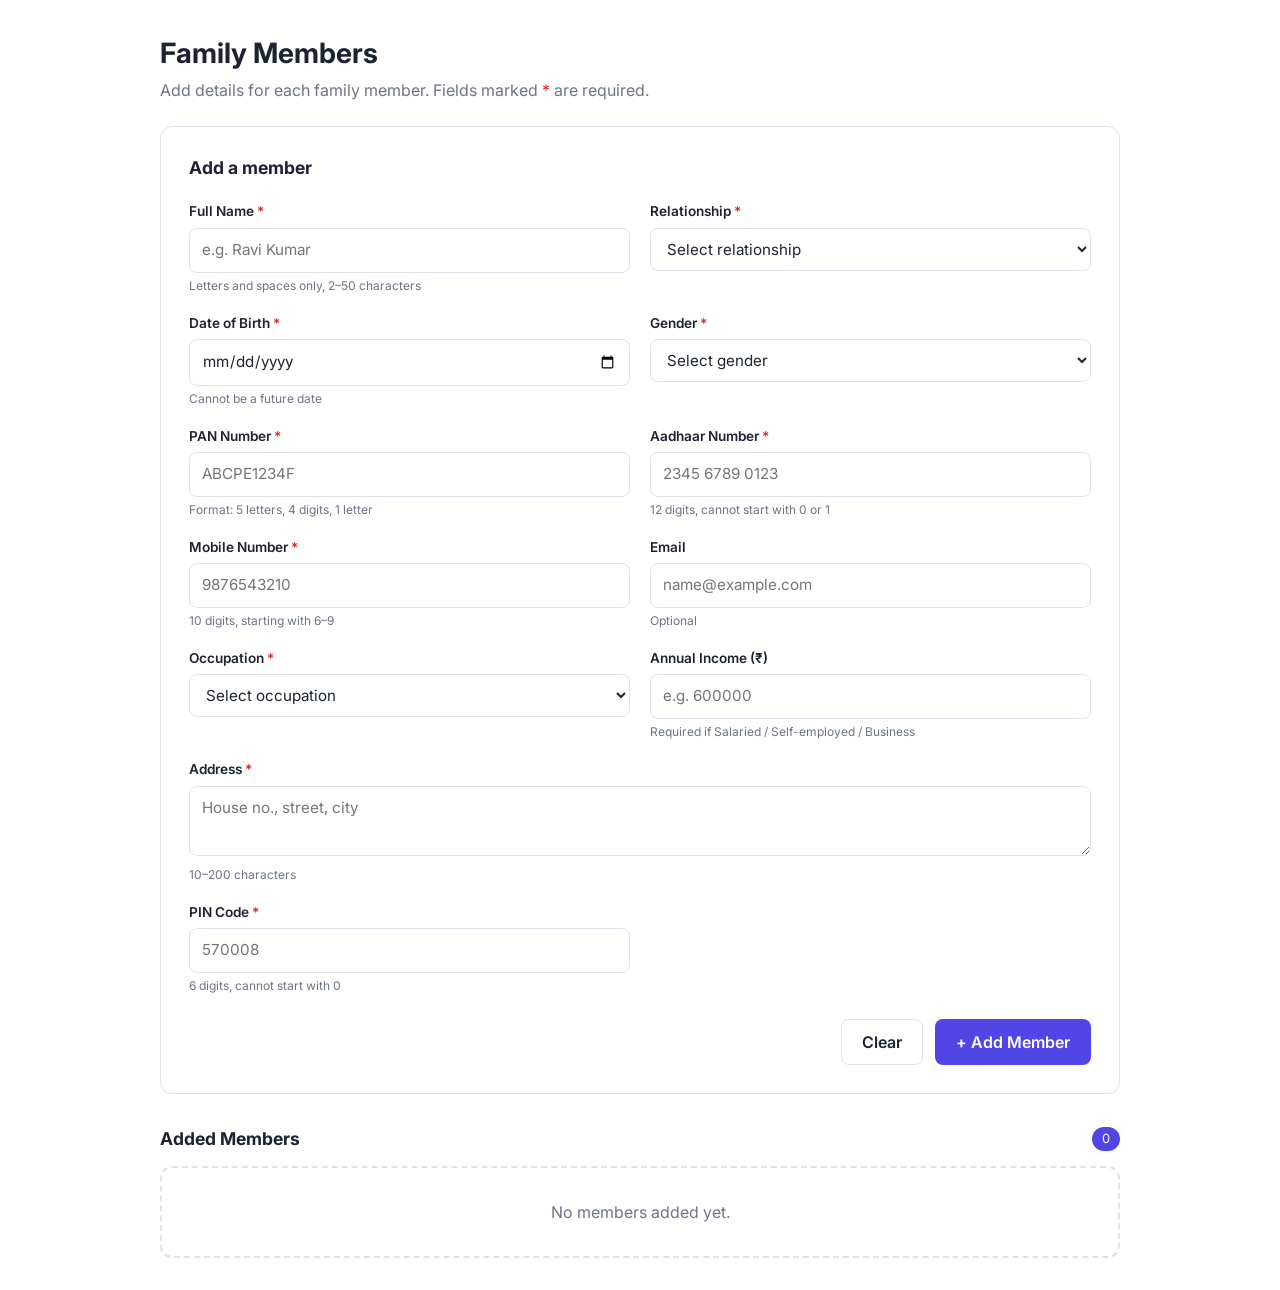
<file: index.html>
<!DOCTYPE html>
<html lang="en">
<head>
<meta charset="UTF-8" />
<meta name="viewport" content="width=device-width, initial-scale=1.0" />
<title>Family Members</title>
<link href="https://fonts.googleapis.com/css2?family=Inter:wght@400;500;600;700&display=swap" rel="stylesheet" />
<link rel="stylesheet" href="style.css" />
<script src="script.js" defer></script>
</head>
<body>
<div class="container">
  <header>
    <h1>Family Members</h1>
    <p>Add details for each family member. Fields marked <span class="req">*</span> are required.</p>
  </header>

  <form id="memberForm" class="card" novalidate>
    <h2>Add a member</h2>
    <div class="grid">
      <div class="field">
        <label for="name">Full Name <span class="req">*</span></label>
        <input id="name" type="text" maxlength="50" placeholder="e.g. Ravi Kumar" />
        <p class="hint">Letters and spaces only, 2–50 characters</p>
        <p class="error-msg"></p>
      </div>

      <div class="field">
        <label for="relation">Relationship <span class="req">*</span></label>
        <select id="relation">
          <option value="">Select relationship</option>
          <option>Self</option><option>Spouse</option><option>Father</option>
          <option>Mother</option><option>Son</option><option>Daughter</option>
          <option>Brother</option><option>Sister</option><option>Other</option>
        </select>
        <p class="error-msg"></p>
      </div>

      <div class="field">
        <label for="dob">Date of Birth <span class="req">*</span></label>
        <input id="dob" type="date" />
        <p class="hint">Cannot be a future date</p>
        <p class="error-msg"></p>
      </div>

      <div class="field">
        <label for="gender">Gender <span class="req">*</span></label>
        <select id="gender">
          <option value="">Select gender</option>
          <option>Male</option><option>Female</option><option>Other</option>
        </select>
        <p class="error-msg"></p>
      </div>

      <div class="field">
        <label for="pan">PAN Number <span class="req">*</span></label>
        <input id="pan" type="text" maxlength="10" placeholder="ABCPE1234F" />
        <p class="hint">Format: 5 letters, 4 digits, 1 letter</p>
        <p class="error-msg"></p>
      </div>

      <div class="field">
        <label for="aadhaar">Aadhaar Number <span class="req">*</span></label>
        <input id="aadhaar" type="text" inputmode="numeric" maxlength="14" placeholder="2345 6789 0123" />
        <p class="hint">12 digits, cannot start with 0 or 1</p>
        <p class="error-msg"></p>
      </div>

      <div class="field">
        <label for="mobile">Mobile Number <span class="req">*</span></label>
        <input id="mobile" type="tel" inputmode="numeric" maxlength="10" placeholder="9876543210" />
        <p class="hint">10 digits, starting with 6–9</p>
        <p class="error-msg"></p>
      </div>

      <div class="field">
        <label for="email">Email</label>
        <input id="email" type="email" placeholder="name@example.com" />
        <p class="hint">Optional</p>
        <p class="error-msg"></p>
      </div>

      <div class="field">
        <label for="occupation">Occupation <span class="req">*</span></label>
        <select id="occupation">
          <option value="">Select occupation</option>
          <option>Salaried</option><option>Self-employed</option><option>Business</option>
          <option>Student</option><option>Homemaker</option><option>Retired</option>
          <option>Unemployed</option>
        </select>
        <p class="error-msg"></p>
      </div>

      <div class="field">
        <label for="income">Annual Income (₹)</label>
        <input id="income" type="number" min="0" step="1000" placeholder="e.g. 600000" />
        <p class="hint">Required if Salaried / Self-employed / Business</p>
        <p class="error-msg"></p>
      </div>

      <div class="field full">
        <label for="address">Address <span class="req">*</span></label>
        <textarea id="address" maxlength="200" placeholder="House no., street, city"></textarea>
        <p class="hint">10–200 characters</p>
        <p class="error-msg"></p>
      </div>

      <div class="field">
        <label for="pincode">PIN Code <span class="req">*</span></label>
        <input id="pincode" type="text" inputmode="numeric" maxlength="6" placeholder="570008" />
        <p class="hint">6 digits, cannot start with 0</p>
        <p class="error-msg"></p>
      </div>
    </div>

    <div class="actions">
      <button type="reset" class="btn-ghost">Clear</button>
      <button type="submit" class="btn-primary">+ Add Member</button>
    </div>
  </form>

  <section class="members">
    <div class="members-head">
      <h2>Added Members</h2>
      <span class="count" id="count">0</span>
    </div>
    <div id="empty" class="empty">No members added yet.</div>
    <div id="memberList" class="member-list"></div>
  </section>
</div>

<div class="toast" id="toast"><span class="tick">✓</span><span id="toastMsg"></span></div>
</body>
</html>
</file>
<file: style.css>
:root {
  --bg: #ffffff;
  --card: #ffffff;
  --text: #1c2333;
  --muted: #6b7489;
  --border: #dde2ec;
  --primary: #4f46e5;
  --primary-dark: #4338ca;
  --error: #dc2626;
  --error-bg: #fef2f2;
  --success: #16a34a;
  --success-bg: #f0fdf4;
  --radius: 12px;
}

* { box-sizing: border-box; margin: 0; padding: 0; }

body {
  font-family: "Inter", system-ui, sans-serif;
  background: var(--bg);
  color: var(--text);
  padding: 32px 16px;
  line-height: 1.5;
}

.container { max-width: 960px; margin: 0 auto; }
header { margin-bottom: 24px; }
header h1 { font-size: 1.75rem; font-weight: 700; }
header p { color: var(--muted); margin-top: 4px; }
.req { color: var(--error); }

/* Form card */
.card {
  background: var(--card);
  border: 1px solid var(--border);
  border-radius: var(--radius);
  padding: 28px;
}
.card h2 { font-size: 1.1rem; margin-bottom: 20px; }

.grid {
  display: grid;
  grid-template-columns: repeat(2, 1fr);
  gap: 18px 20px;
}
.full { grid-column: 1 / -1; }

/* Fields */
.field label {
  display: block;
  font-size: 0.85rem;
  font-weight: 600;
  margin-bottom: 6px;
}
.field input,
.field select,
.field textarea {
  width: 100%;
  padding: 10px 12px;
  font: inherit;
  font-size: 0.95rem;
  border: 1px solid var(--border);
  border-radius: 8px;
  background: #fff;
  color: var(--text);
  transition: border-color 0.15s;
}
.field textarea { resize: vertical; min-height: 70px; }
.field input:focus,
.field select:focus,
.field textarea:focus {
  outline: none;
  border-color: var(--primary);
}
.field.invalid input,
.field.invalid select,
.field.invalid textarea {
  border-color: var(--error);
}
.hint { font-size: 0.75rem; color: var(--muted); margin-top: 4px; }
.error-msg {
  font-size: 0.78rem;
  color: var(--error);
  margin-top: 4px;
  display: none;
}
.field.invalid .error-msg { display: block; }
.field.invalid .hint { display: none; }
#pan, #ifsc { text-transform: uppercase; }

/* Buttons */
.actions {
  display: flex;
  gap: 12px;
  justify-content: flex-end;
  margin-top: 24px;
}
button {
  font: inherit;
  font-weight: 600;
  padding: 10px 20px;
  border-radius: 8px;
  border: 1px solid transparent;
  cursor: pointer;
  transition: background 0.15s;
}
.btn-primary { background: var(--primary); color: #fff; }
.btn-primary:hover { background: var(--primary-dark); }
.btn-ghost { background: #fff; border-color: var(--border); color: var(--text); }
.btn-ghost:hover { border-color: var(--muted); }

/* Members list */
.members { margin-top: 32px; }
.members-head {
  display: flex;
  justify-content: space-between;
  align-items: center;
  margin-bottom: 14px;
}
.members-head h2 { font-size: 1.1rem; }
.count {
  background: var(--primary);
  color: #fff;
  font-size: 0.8rem;
  padding: 2px 10px;
  border-radius: 999px;
}
.empty {
  text-align: center;
  color: var(--muted);
  padding: 32px;
  border: 2px dashed var(--border);
  border-radius: var(--radius);
}
.member-list {
  display: grid;
  grid-template-columns: repeat(auto-fill, minmax(280px, 1fr));
  gap: 16px;
}
.member {
  background: var(--card);
  border: 1px solid var(--border);
  border-radius: var(--radius);
  padding: 18px;
  animation: pop 0.3s ease;
}
.member-top { display: flex; align-items: center; gap: 12px; margin-bottom: 12px; }
.avatar {
  width: 42px; height: 42px;
  border-radius: 50%;
  background: #fff;
  border: 1px solid var(--border);
  color: var(--primary);
  font-weight: 700;
  display: grid;
  place-items: center;
  flex-shrink: 0;
}
.member-top h3 { font-size: 1rem; }
.member-top span { font-size: 0.8rem; color: var(--muted); }
.member dl { display: grid; grid-template-columns: auto 1fr; gap: 4px 12px; font-size: 0.85rem; }
.member dt { color: var(--muted); }
.member dd { font-weight: 500; word-break: break-all; }
.remove {
  margin-top: 14px;
  width: 100%;
  background: #fff;
  border: 1px solid #fecaca;
  color: var(--error);
  padding: 7px;
  font-size: 0.85rem;
}
.remove:hover { border-color: var(--error); }

/* Success toast */
.toast {
  position: fixed;
  top: 24px;
  right: 24px;
  background: #fff;
  border: 1px solid var(--success);
  color: var(--success);
  padding: 14px 20px;
  border-radius: 10px;
  font-weight: 600;
  display: flex;
  align-items: center;
  gap: 10px;
  transform: translateY(-20px);
  opacity: 0;
  pointer-events: none;
  transition: all 0.3s ease;
  z-index: 10;
}
.toast.show { transform: translateY(0); opacity: 1; }
.toast .tick {
  width: 22px; height: 22px;
  border-radius: 50%;
  background: var(--success);
  color: #fff;
  display: grid;
  place-items: center;
  font-size: 0.8rem;
}

@keyframes pop {
  from { transform: scale(0.95); opacity: 0; }
  to { transform: scale(1); opacity: 1; }
}

@media (max-width: 640px) {
  .grid { grid-template-columns: 1fr; }
  .card { padding: 20px; }
  .actions { flex-direction: column-reverse; }
  .actions button { width: 100%; }
  .toast { left: 16px; right: 16px; }
}
</file>
